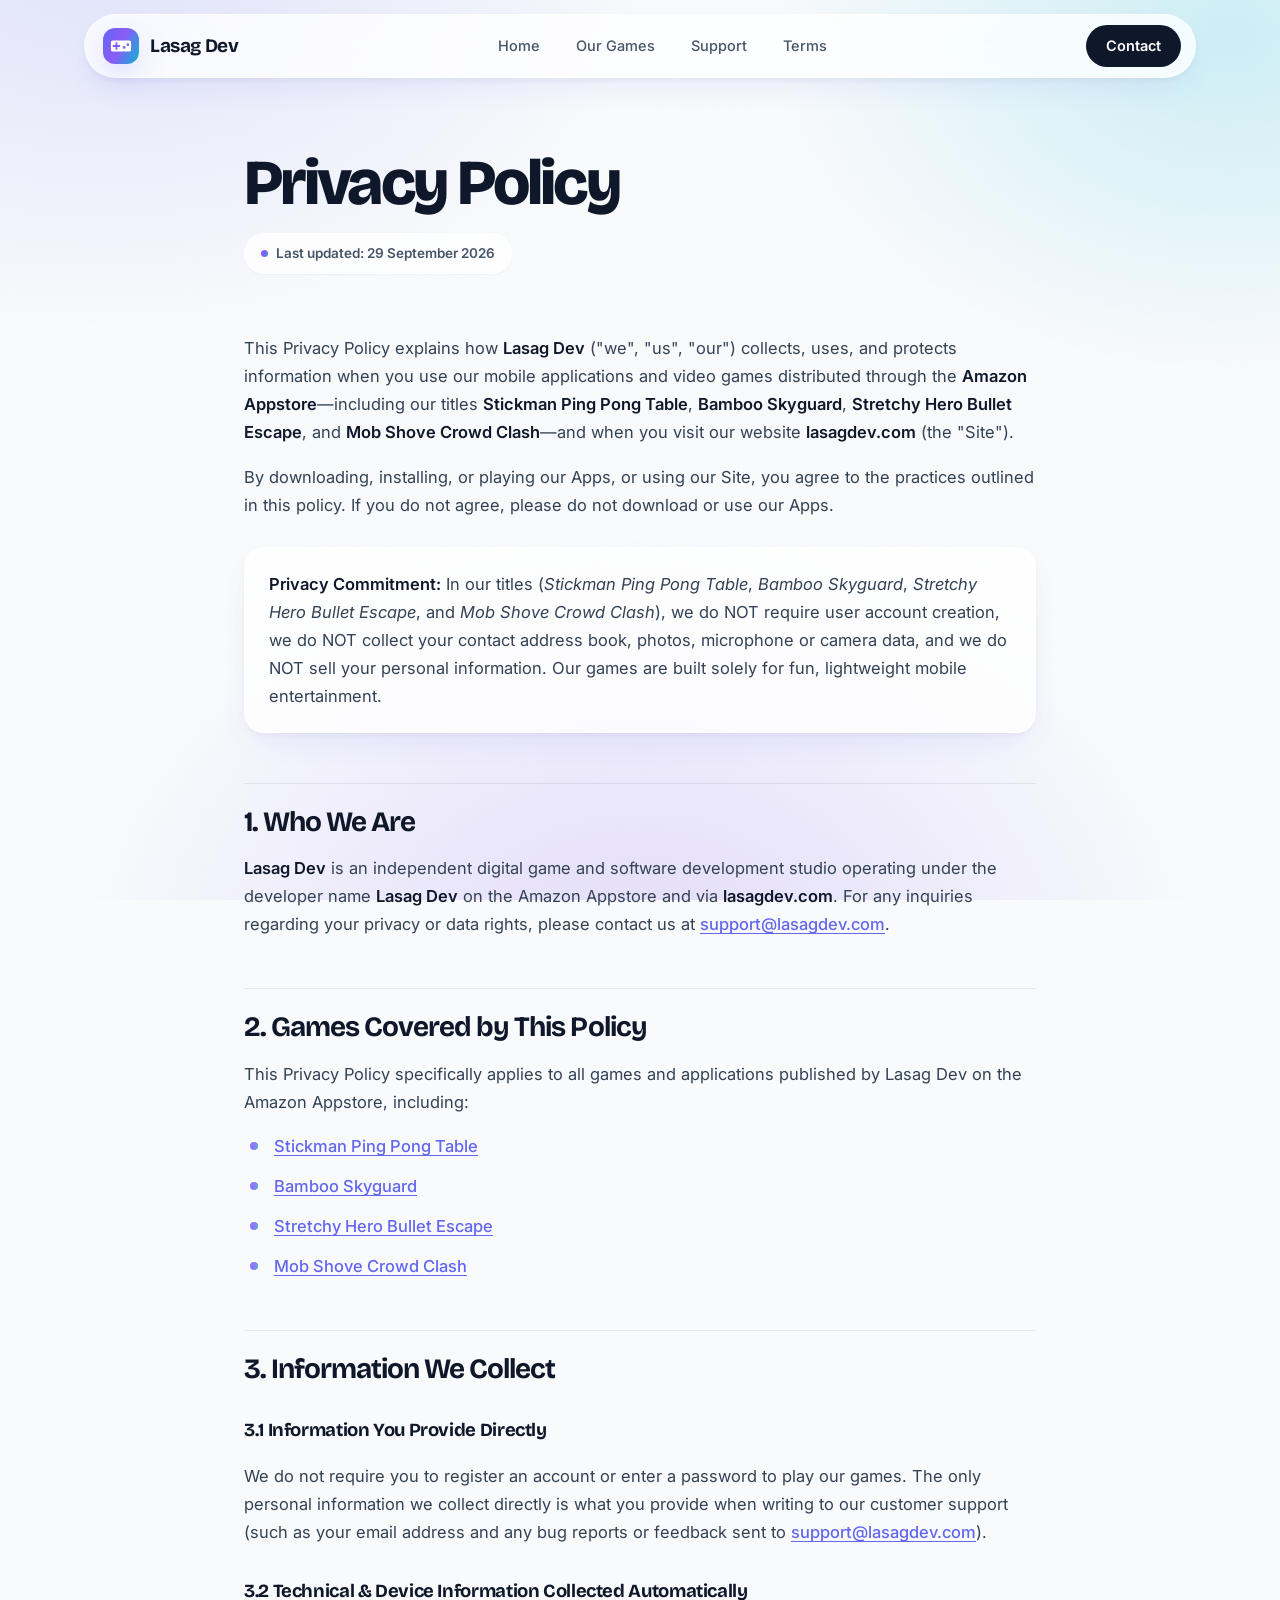
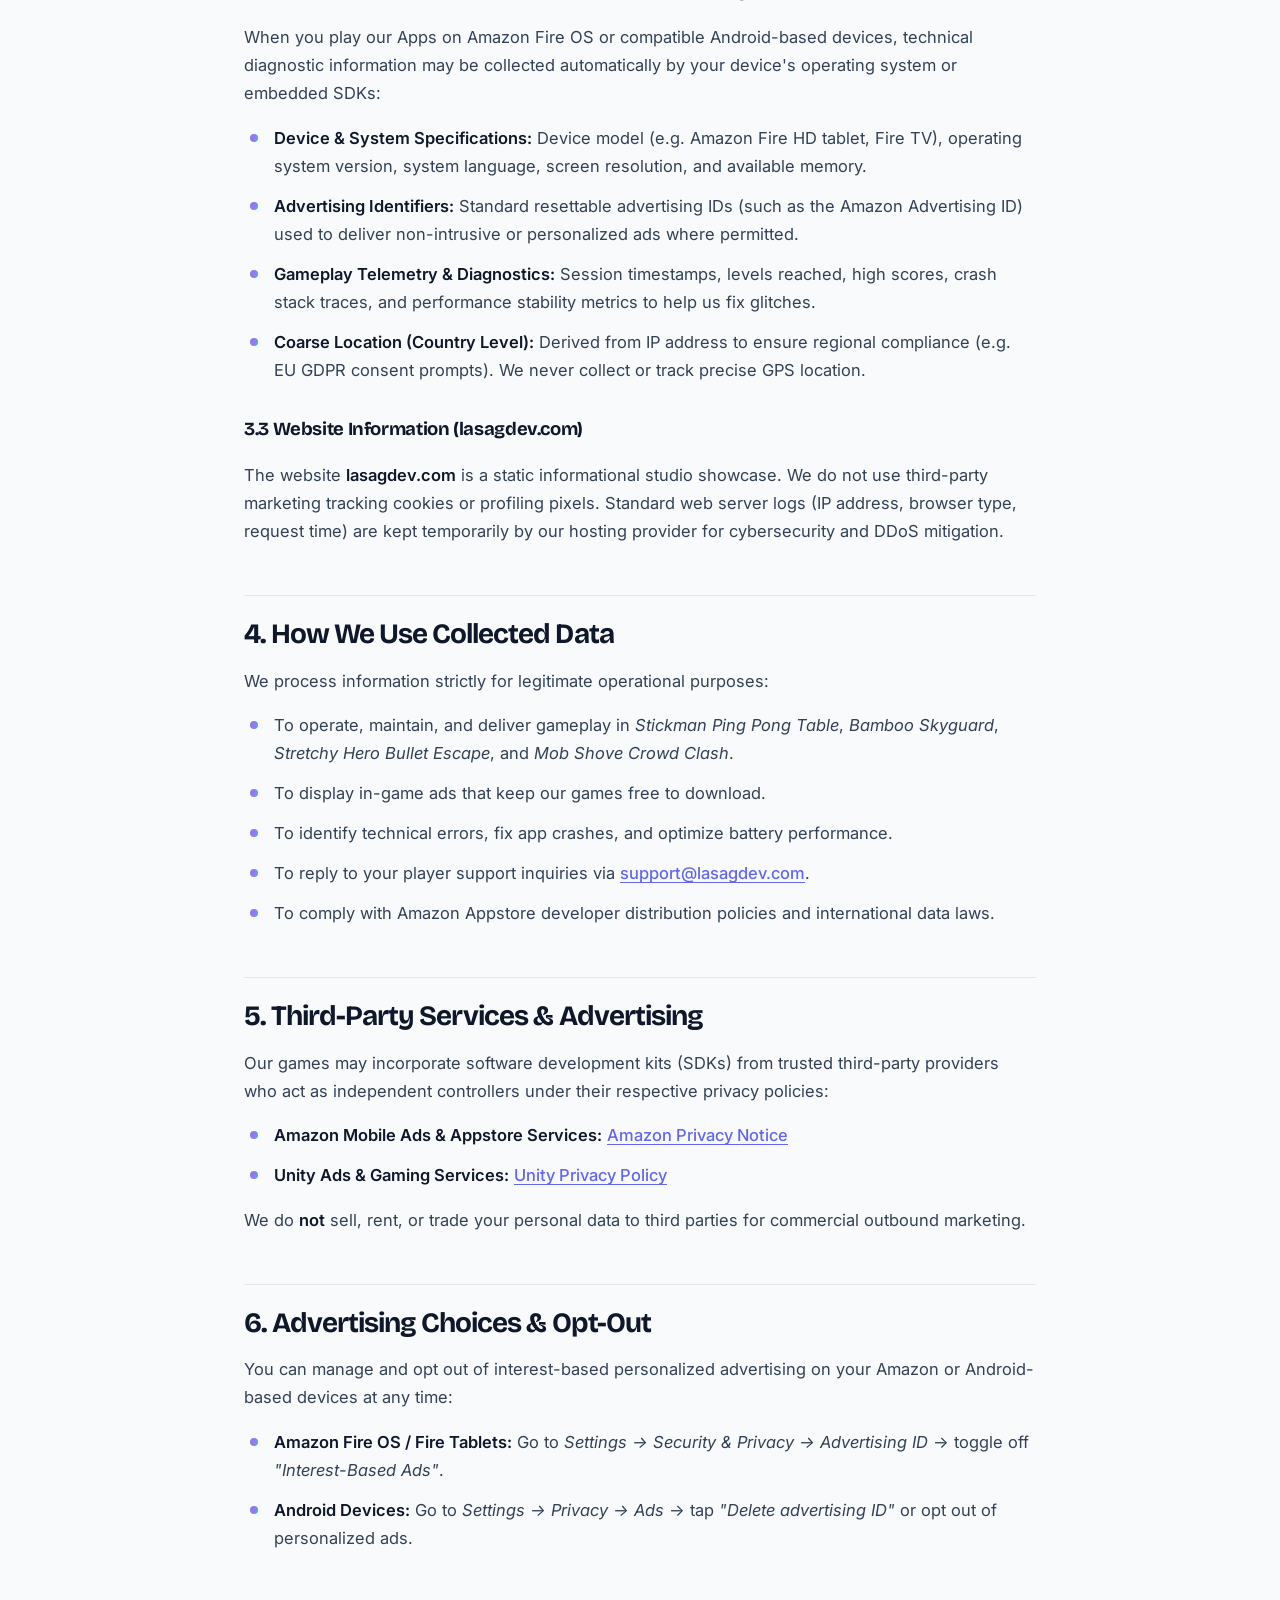
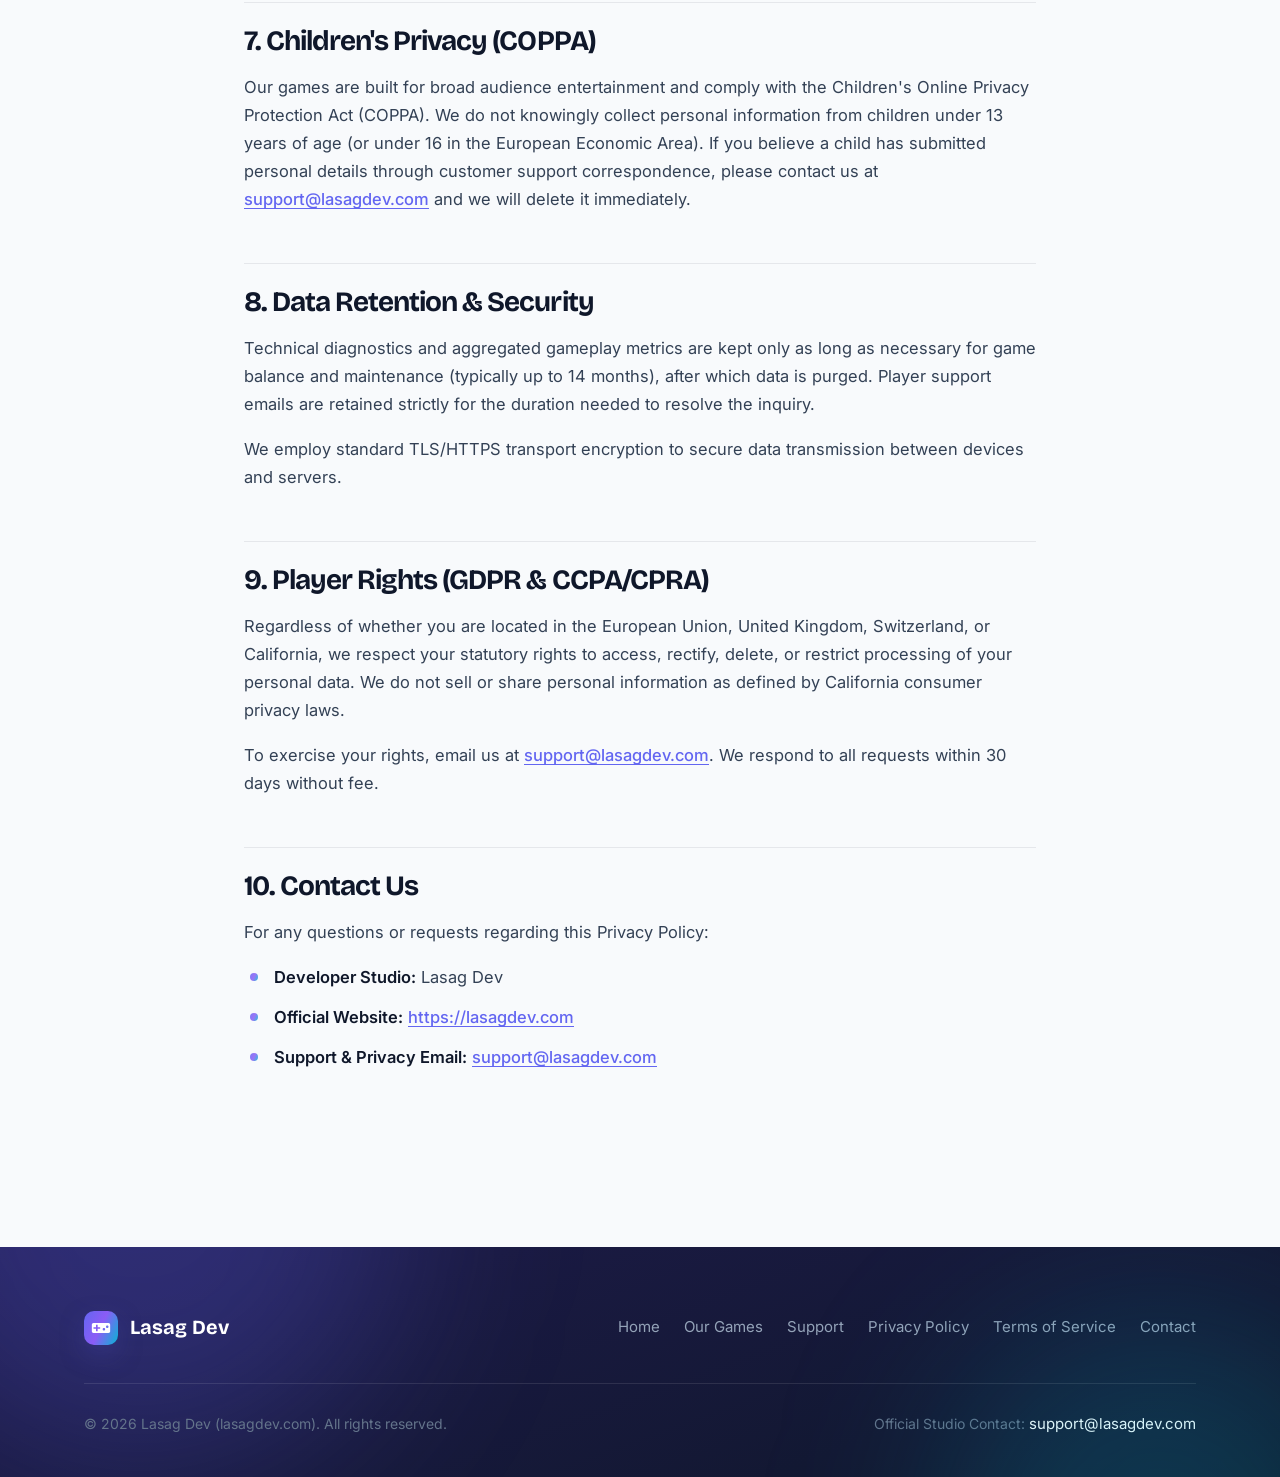
<file: privacy-policy.html>
<!DOCTYPE html>
<html lang="en">
<head>
  <meta charset="utf-8">
  <meta name="viewport" content="width=device-width, initial-scale=1">
  <title>Privacy Policy — Lasag Dev</title>
  <meta name="description" content="Privacy Policy for Lasag Dev applications on the Amazon Appstore, including Stickman Ping Pong Table, Bamboo Skyguard, Stretchy Hero Bullet Escape, and Mob Shove Crowd Clash.">
  <meta name="theme-color" content="#F8FAFC">
  <link rel="canonical" href="https://lasagdev.com/privacy-policy.html">

  <link rel="icon" type="image/svg+xml" href="favicon.svg">
  <link rel="preconnect" href="https://fonts.googleapis.com">
  <link rel="preconnect" href="https://fonts.gstatic.com" crossorigin>
  <link href="https://fonts.googleapis.com/css2?family=Bricolage+Grotesque:opsz,wght@12..96,400..800&family=Inter:wght@400;500;600;700&display=swap" rel="stylesheet">
  <link rel="stylesheet" href="style.css">
</head>
<body>

<!-- Header -->
<header>
  <div class="wrap">
    <div class="nav">
      <a class="brand" href="index.html">
        <span class="brand-icon">
          <svg viewBox="0 0 24 24">
            <path d="M21 6H3c-1.1 0-2 .9-2 2v8c0 1.1.9 2 2 2h18c1.1 0 2-.9 2-2V8c0-1.1-.9-2-2-2zm-10 7H8v3H6v-3H3v-2h3V8h2v3h3v2zm4.5 2c-.83 0-1.5-.67-1.5-1.5s.67-1.5 1.5-1.5 1.5.67 1.5 1.5-.67 1.5-1.5 1.5zm4-3c-.83 0-1.5-.67-1.5-1.5S18.67 9 19.5 9s1.5.67 1.5 1.5-.67 1.5-1.5 1.5z"/>
          </svg>
        </span>
        <span>Lasag Dev</span>
      </a>

      <ul>
        <li><a href="index.html">Home</a></li>
        <li><a href="index.html#games">Our Games</a></li>
        <li><a href="index.html#support">Support</a></li>
        <li><a href="terms.html">Terms</a></li>
      </ul>

      <div class="nav-actions">
        <a class="cta" href="mailto:support@lasagdev.com">Contact</a>
        <button class="menu-btn" id="menuBtn" aria-label="Toggle navigation menu" aria-expanded="false">
          <svg width="24" height="24" viewBox="0 0 24 24" fill="none" stroke="currentColor" stroke-width="2" stroke-linecap="round" stroke-linejoin="round">
            <line x1="3" y1="12" x2="21" y2="12"></line>
            <line x1="3" y1="6" x2="21" y2="6"></line>
            <line x1="3" y1="18" x2="21" y2="18"></line>
          </svg>
        </button>
      </div>
    </div>
  </div>
</header>

<!-- Mobile Navigation Drawer -->
<nav class="mobile-menu" id="mobileMenu">
  <a href="index.html">Home</a>
  <a href="index.html#games">Our Games</a>
  <a href="index.html#support">Player Support</a>
  <a href="terms.html">Terms of Service</a>
  <a href="mailto:support@lasagdev.com">Contact Us (support@lasagdev.com)</a>
</nav>

<!-- Legal Content -->
<main class="legal wrap">
  <h1>Privacy Policy</h1>
  <p class="updated">Last updated: 29 September 2026</p>

  <p>This Privacy Policy explains how <strong>Lasag Dev</strong> ("we", "us", "our") collects, uses, and protects information when you use our mobile applications and video games distributed through the <strong>Amazon Appstore</strong>—including our titles <strong>Stickman Ping Pong Table</strong>, <strong>Bamboo Skyguard</strong>, <strong>Stretchy Hero Bullet Escape</strong>, and <strong>Mob Shove Crowd Clash</strong>—and when you visit our website <strong>lasagdev.com</strong> (the "Site").</p>

  <p>By downloading, installing, or playing our Apps, or using our Site, you agree to the practices outlined in this policy. If you do not agree, please do not download or use our Apps.</p>

  <div class="note">
    <p><strong>Privacy Commitment:</strong> In our titles (<em>Stickman Ping Pong Table</em>, <em>Bamboo Skyguard</em>, <em>Stretchy Hero Bullet Escape</em>, and <em>Mob Shove Crowd Clash</em>), we do NOT require user account creation, we do NOT collect your contact address book, photos, microphone or camera data, and we do NOT sell your personal information. Our games are built solely for fun, lightweight mobile entertainment.</p>
  </div>

  <h2>1. Who We Are</h2>
  <p><strong>Lasag Dev</strong> is an independent digital game and software development studio operating under the developer name <strong>Lasag Dev</strong> on the Amazon Appstore and via <strong>lasagdev.com</strong>. For any inquiries regarding your privacy or data rights, please contact us at <a href="mailto:support@lasagdev.com">support@lasagdev.com</a>.</p>

  <h2>2. Games Covered by This Policy</h2>
  <p>This Privacy Policy specifically applies to all games and applications published by Lasag Dev on the Amazon Appstore, including:</p>
  <ul>
    <li><a href="https://www.amazon.com/dp/B0HL55T3L6" target="_blank" rel="noopener noreferrer">Stickman Ping Pong Table</a></li>
    <li><a href="https://www.amazon.com/dp/B0HL72WLN7" target="_blank" rel="noopener noreferrer">Bamboo Skyguard</a></li>
    <li><a href="https://www.amazon.com/Lasag-Dev-Stretchy-Bullet-Escape/dp/B0HJR7V6V8" target="_blank" rel="noopener noreferrer">Stretchy Hero Bullet Escape</a></li>
    <li><a href="https://www.amazon.com/dp/B0HM3SQNBL" target="_blank" rel="noopener noreferrer">Mob Shove Crowd Clash</a></li>
  </ul>

  <h2>3. Information We Collect</h2>

  <h3>3.1 Information You Provide Directly</h3>
  <p>We do not require you to register an account or enter a password to play our games. The only personal information we collect directly is what you provide when writing to our customer support (such as your email address and any bug reports or feedback sent to <a href="mailto:support@lasagdev.com">support@lasagdev.com</a>).</p>

  <h3>3.2 Technical & Device Information Collected Automatically</h3>
  <p>When you play our Apps on Amazon Fire OS or compatible Android-based devices, technical diagnostic information may be collected automatically by your device's operating system or embedded SDKs:</p>
  <ul>
    <li><strong>Device & System Specifications:</strong> Device model (e.g. Amazon Fire HD tablet, Fire TV), operating system version, system language, screen resolution, and available memory.</li>
    <li><strong>Advertising Identifiers:</strong> Standard resettable advertising IDs (such as the Amazon Advertising ID) used to deliver non-intrusive or personalized ads where permitted.</li>
    <li><strong>Gameplay Telemetry & Diagnostics:</strong> Session timestamps, levels reached, high scores, crash stack traces, and performance stability metrics to help us fix glitches.</li>
    <li><strong>Coarse Location (Country Level):</strong> Derived from IP address to ensure regional compliance (e.g. EU GDPR consent prompts). We never collect or track precise GPS location.</li>
  </ul>

  <h3>3.3 Website Information (lasagdev.com)</h3>
  <p>The website <strong>lasagdev.com</strong> is a static informational studio showcase. We do not use third-party marketing tracking cookies or profiling pixels. Standard web server logs (IP address, browser type, request time) are kept temporarily by our hosting provider for cybersecurity and DDoS mitigation.</p>

  <h2>4. How We Use Collected Data</h2>
  <p>We process information strictly for legitimate operational purposes:</p>
  <ul>
    <li>To operate, maintain, and deliver gameplay in <em>Stickman Ping Pong Table</em>, <em>Bamboo Skyguard</em>, <em>Stretchy Hero Bullet Escape</em>, and <em>Mob Shove Crowd Clash</em>.</li>
    <li>To display in-game ads that keep our games free to download.</li>
    <li>To identify technical errors, fix app crashes, and optimize battery performance.</li>
    <li>To reply to your player support inquiries via <a href="mailto:support@lasagdev.com">support@lasagdev.com</a>.</li>
    <li>To comply with Amazon Appstore developer distribution policies and international data laws.</li>
  </ul>

  <h2>5. Third-Party Services & Advertising</h2>
  <p>Our games may incorporate software development kits (SDKs) from trusted third-party providers who act as independent controllers under their respective privacy policies:</p>
  <ul>
    <li><strong>Amazon Mobile Ads & Appstore Services:</strong> <a href="https://www.amazon.com/privacy" target="_blank" rel="noopener noreferrer">Amazon Privacy Notice</a></li>
    <li><strong>Unity Ads & Gaming Services:</strong> <a href="https://unity.com/legal/privacy-policy" target="_blank" rel="noopener noreferrer">Unity Privacy Policy</a></li>
  </ul>
  <p>We do <strong>not</strong> sell, rent, or trade your personal data to third parties for commercial outbound marketing.</p>

  <h2>6. Advertising Choices & Opt-Out</h2>
  <p>You can manage and opt out of interest-based personalized advertising on your Amazon or Android-based devices at any time:</p>
  <ul>
    <li><strong>Amazon Fire OS / Fire Tablets:</strong> Go to <em>Settings &rarr; Security & Privacy &rarr; Advertising ID</em> &rarr; toggle off <em>"Interest-Based Ads"</em>.</li>
    <li><strong>Android Devices:</strong> Go to <em>Settings &rarr; Privacy &rarr; Ads</em> &rarr; tap <em>"Delete advertising ID"</em> or opt out of personalized ads.</li>
  </ul>

  <h2>7. Children's Privacy (COPPA)</h2>
  <p>Our games are built for broad audience entertainment and comply with the Children's Online Privacy Protection Act (COPPA). We do not knowingly collect personal information from children under 13 years of age (or under 16 in the European Economic Area). If you believe a child has submitted personal details through customer support correspondence, please contact us at <a href="mailto:support@lasagdev.com">support@lasagdev.com</a> and we will delete it immediately.</p>

  <h2>8. Data Retention & Security</h2>
  <p>Technical diagnostics and aggregated gameplay metrics are kept only as long as necessary for game balance and maintenance (typically up to 14 months), after which data is purged. Player support emails are retained strictly for the duration needed to resolve the inquiry.</p>
  <p>We employ standard TLS/HTTPS transport encryption to secure data transmission between devices and servers.</p>

  <h2>9. Player Rights (GDPR & CCPA/CPRA)</h2>
  <p>Regardless of whether you are located in the European Union, United Kingdom, Switzerland, or California, we respect your statutory rights to access, rectify, delete, or restrict processing of your personal data. We do not sell or share personal information as defined by California consumer privacy laws.</p>
  <p>To exercise your rights, email us at <a href="mailto:support@lasagdev.com">support@lasagdev.com</a>. We respond to all requests within 30 days without fee.</p>

  <h2>10. Contact Us</h2>
  <p>For any questions or requests regarding this Privacy Policy:</p>
  <ul>
    <li><strong>Developer Studio:</strong> Lasag Dev</li>
    <li><strong>Official Website:</strong> <a href="https://lasagdev.com">https://lasagdev.com</a></li>
    <li><strong>Support & Privacy Email:</strong> <a href="mailto:support@lasagdev.com">support@lasagdev.com</a></li>
  </ul>
</main>

<!-- Footer -->
<footer>
  <div class="wrap foot">
    <div class="fbrand">
      <span class="fbrand-icon">
        <svg viewBox="0 0 24 24">
          <path d="M21 6H3c-1.1 0-2 .9-2 2v8c0 1.1.9 2 2 2h18c1.1 0 2-.9 2-2V8c0-1.1-.9-2-2-2zm-10 7H8v3H6v-3H3v-2h3V8h2v3h3v2zm4.5 2c-.83 0-1.5-.67-1.5-1.5s.67-1.5 1.5-1.5 1.5.67 1.5 1.5-.67 1.5-1.5 1.5zm4-3c-.83 0-1.5-.67-1.5-1.5S18.67 9 19.5 9s1.5.67 1.5 1.5-.67 1.5-1.5 1.5z"/>
        </svg>
      </span>
      <span>Lasag Dev</span>
    </div>

    <nav>
      <a href="index.html">Home</a>
      <a href="index.html#games">Our Games</a>
      <a href="index.html#support">Support</a>
      <a href="privacy-policy.html">Privacy Policy</a>
      <a href="terms.html">Terms of Service</a>
      <a href="mailto:support@lasagdev.com">Contact</a>
    </nav>

    <div class="copy">
      <div>&copy; <span id="y">2026</span> Lasag Dev (lasagdev.com). All rights reserved.</div>
      <div>Official Studio Contact: <a href="mailto:support@lasagdev.com" style="color:#FFF;">support@lasagdev.com</a></div>
    </div>
  </div>
</footer>

<script src="script.js"></script>
</body>
</html>
</file>
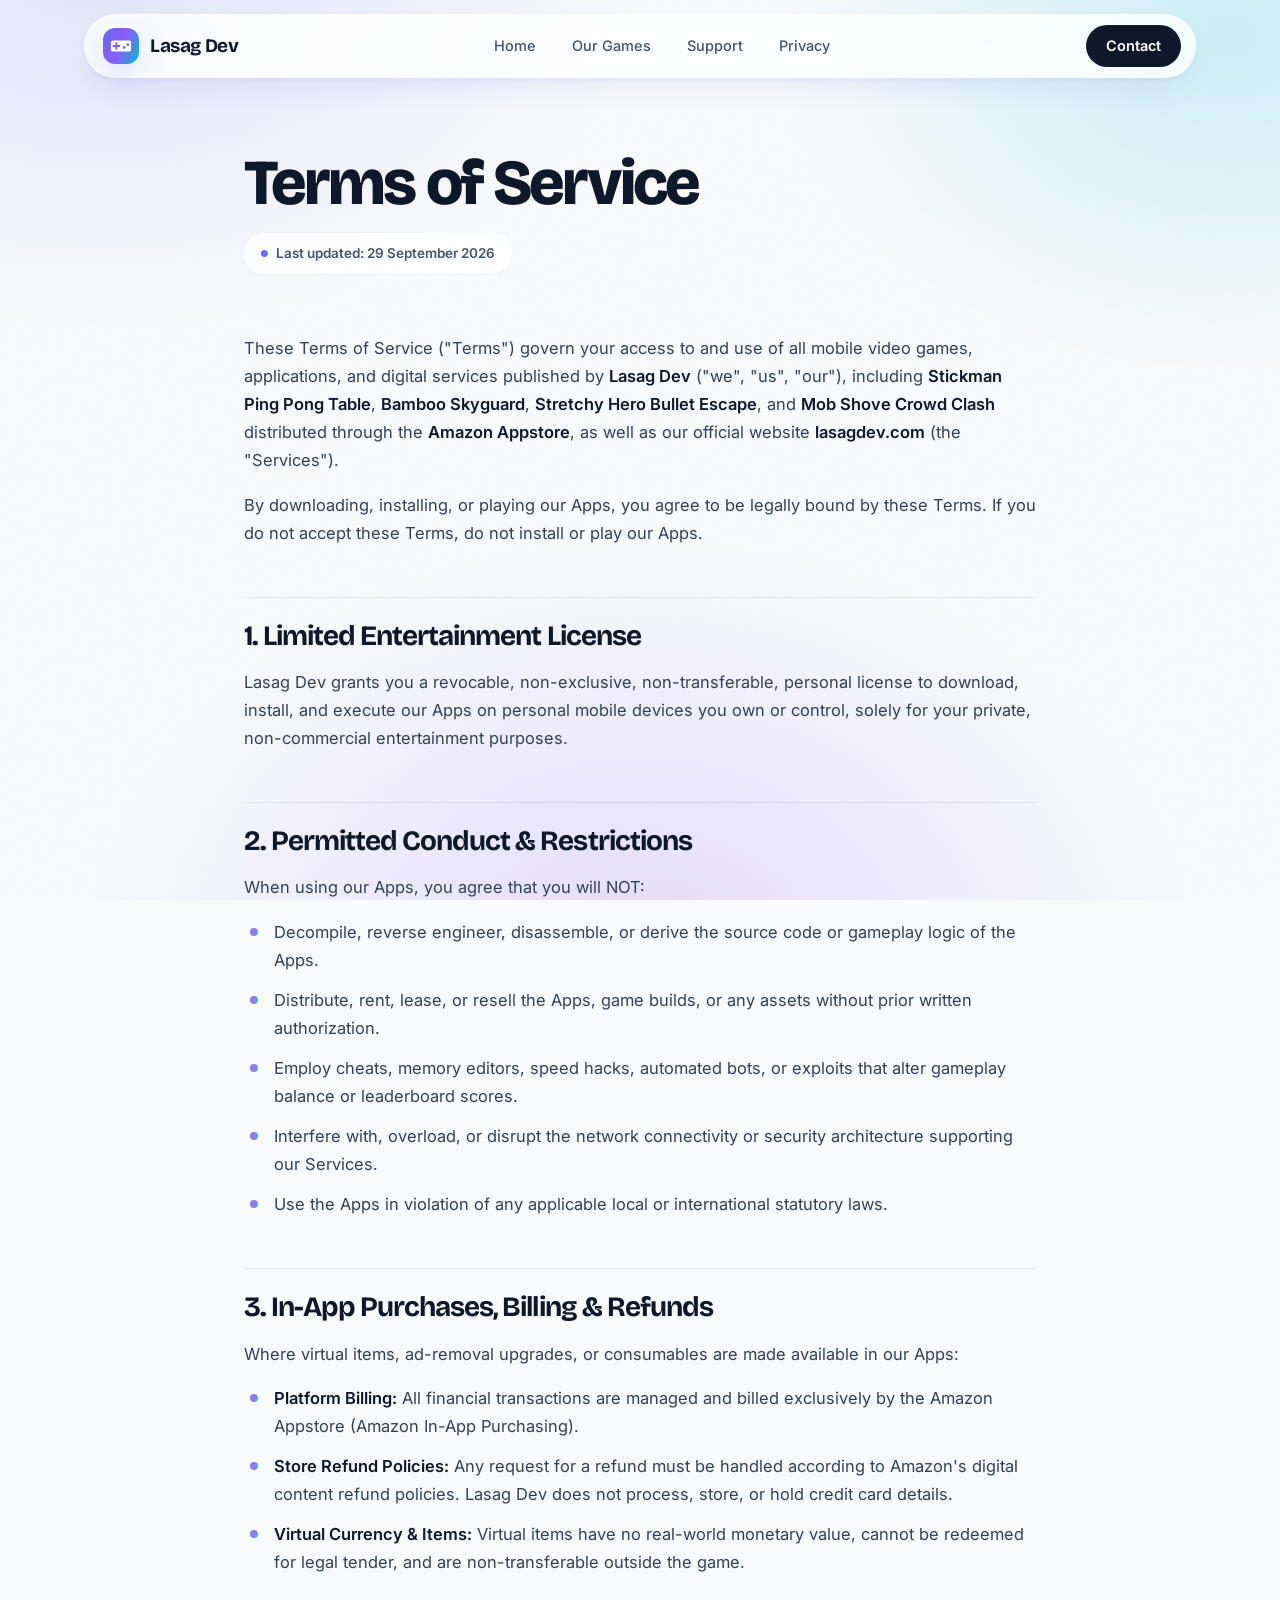
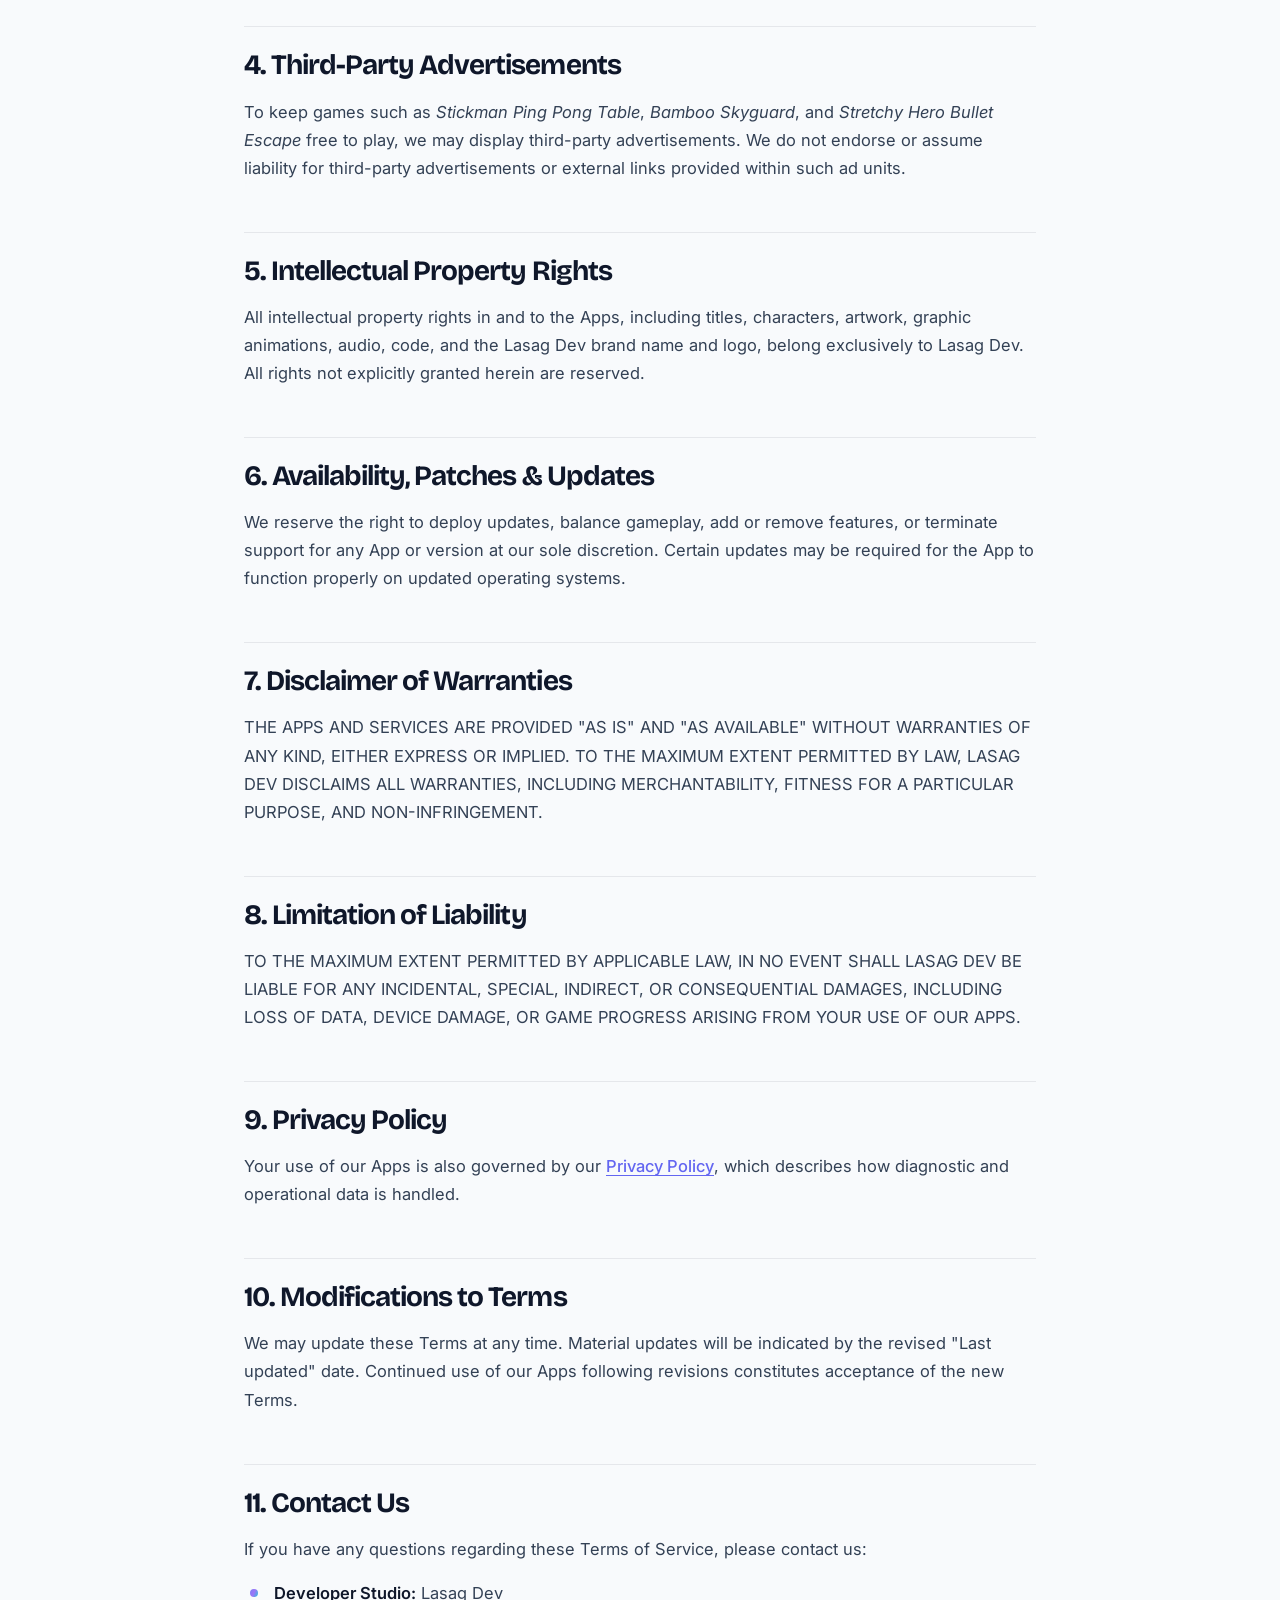
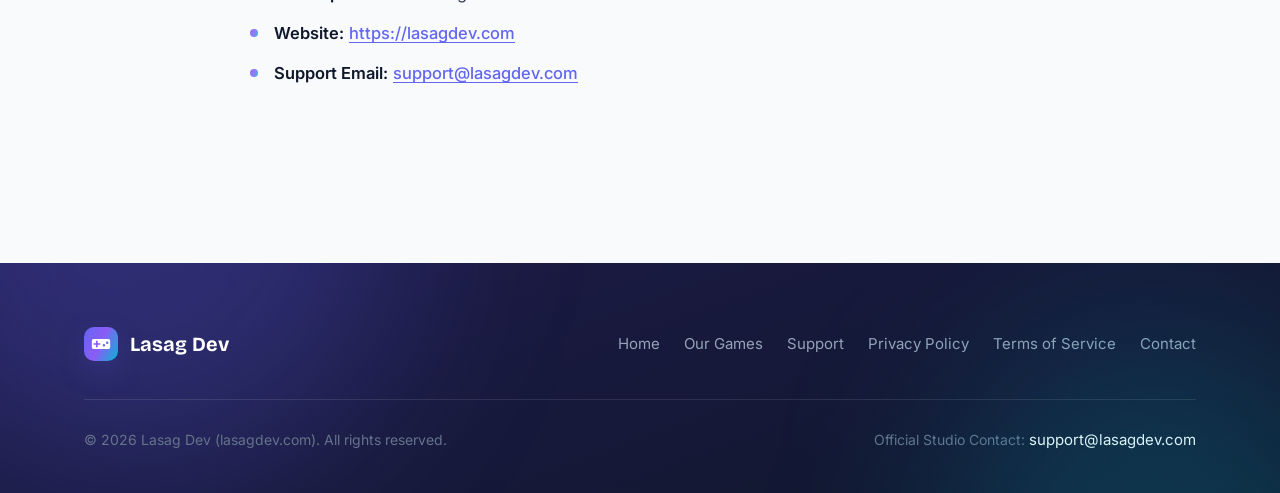
<file: terms.html>
<!DOCTYPE html>
<html lang="en">
<head>
  <meta charset="utf-8">
  <meta name="viewport" content="width=device-width, initial-scale=1">
  <title>Terms of Service — Lasag Dev</title>
  <meta name="description" content="Terms of Service governing the use of games, apps, and services provided by Lasag Dev on the Amazon Appstore.">
  <meta name="theme-color" content="#F8FAFC">
  <link rel="canonical" href="https://lasagdev.com/terms.html">

  <link rel="icon" type="image/svg+xml" href="favicon.svg">
  <link rel="preconnect" href="https://fonts.googleapis.com">
  <link rel="preconnect" href="https://fonts.gstatic.com" crossorigin>
  <link href="https://fonts.googleapis.com/css2?family=Bricolage+Grotesque:opsz,wght@12..96,400..800&family=Inter:wght@400;500;600;700&display=swap" rel="stylesheet">
  <link rel="stylesheet" href="style.css">
</head>
<body>

<!-- Header -->
<header>
  <div class="wrap">
    <div class="nav">
      <a class="brand" href="index.html">
        <span class="brand-icon">
          <svg viewBox="0 0 24 24">
            <path d="M21 6H3c-1.1 0-2 .9-2 2v8c0 1.1.9 2 2 2h18c1.1 0 2-.9 2-2V8c0-1.1-.9-2-2-2zm-10 7H8v3H6v-3H3v-2h3V8h2v3h3v2zm4.5 2c-.83 0-1.5-.67-1.5-1.5s.67-1.5 1.5-1.5 1.5.67 1.5 1.5-.67 1.5-1.5 1.5zm4-3c-.83 0-1.5-.67-1.5-1.5S18.67 9 19.5 9s1.5.67 1.5 1.5-.67 1.5-1.5 1.5z"/>
          </svg>
        </span>
        <span>Lasag Dev</span>
      </a>

      <ul>
        <li><a href="index.html">Home</a></li>
        <li><a href="index.html#games">Our Games</a></li>
        <li><a href="index.html#support">Support</a></li>
        <li><a href="privacy-policy.html">Privacy</a></li>
      </ul>

      <div class="nav-actions">
        <a class="cta" href="mailto:support@lasagdev.com">Contact</a>
        <button class="menu-btn" id="menuBtn" aria-label="Toggle navigation menu" aria-expanded="false">
          <svg width="24" height="24" viewBox="0 0 24 24" fill="none" stroke="currentColor" stroke-width="2" stroke-linecap="round" stroke-linejoin="round">
            <line x1="3" y1="12" x2="21" y2="12"></line>
            <line x1="3" y1="6" x2="21" y2="6"></line>
            <line x1="3" y1="18" x2="21" y2="18"></line>
          </svg>
        </button>
      </div>
    </div>
  </div>
</header>

<!-- Mobile Navigation Drawer -->
<nav class="mobile-menu" id="mobileMenu">
  <a href="index.html">Home</a>
  <a href="index.html#games">Our Games</a>
  <a href="index.html#support">Player Support</a>
  <a href="privacy-policy.html">Privacy Policy</a>
  <a href="mailto:support@lasagdev.com">Contact Us (support@lasagdev.com)</a>
</nav>

<!-- Terms Content -->
<main class="legal wrap">
  <h1>Terms of Service</h1>
  <p class="updated">Last updated: 29 September 2026</p>

  <p>These Terms of Service ("Terms") govern your access to and use of all mobile video games, applications, and digital services published by <strong>Lasag Dev</strong> ("we", "us", "our"), including <strong>Stickman Ping Pong Table</strong>, <strong>Bamboo Skyguard</strong>, <strong>Stretchy Hero Bullet Escape</strong>, and <strong>Mob Shove Crowd Clash</strong> distributed through the <strong>Amazon Appstore</strong>, as well as our official website <strong>lasagdev.com</strong> (the "Services").</p>

  <p>By downloading, installing, or playing our Apps, you agree to be legally bound by these Terms. If you do not accept these Terms, do not install or play our Apps.</p>

  <h2>1. Limited Entertainment License</h2>
  <p>Lasag Dev grants you a revocable, non-exclusive, non-transferable, personal license to download, install, and execute our Apps on personal mobile devices you own or control, solely for your private, non-commercial entertainment purposes.</p>

  <h2>2. Permitted Conduct & Restrictions</h2>
  <p>When using our Apps, you agree that you will NOT:</p>
  <ul>
    <li>Decompile, reverse engineer, disassemble, or derive the source code or gameplay logic of the Apps.</li>
    <li>Distribute, rent, lease, or resell the Apps, game builds, or any assets without prior written authorization.</li>
    <li>Employ cheats, memory editors, speed hacks, automated bots, or exploits that alter gameplay balance or leaderboard scores.</li>
    <li>Interfere with, overload, or disrupt the network connectivity or security architecture supporting our Services.</li>
    <li>Use the Apps in violation of any applicable local or international statutory laws.</li>
  </ul>

  <h2>3. In-App Purchases, Billing & Refunds</h2>
  <p>Where virtual items, ad-removal upgrades, or consumables are made available in our Apps:</p>
  <ul>
    <li><strong>Platform Billing:</strong> All financial transactions are managed and billed exclusively by the Amazon Appstore (Amazon In-App Purchasing).</li>
    <li><strong>Store Refund Policies:</strong> Any request for a refund must be handled according to Amazon's digital content refund policies. Lasag Dev does not process, store, or hold credit card details.</li>
    <li><strong>Virtual Currency & Items:</strong> Virtual items have no real-world monetary value, cannot be redeemed for legal tender, and are non-transferable outside the game.</li>
  </ul>

  <h2>4. Third-Party Advertisements</h2>
  <p>To keep games such as <em>Stickman Ping Pong Table</em>, <em>Bamboo Skyguard</em>, and <em>Stretchy Hero Bullet Escape</em> free to play, we may display third-party advertisements. We do not endorse or assume liability for third-party advertisements or external links provided within such ad units.</p>

  <h2>5. Intellectual Property Rights</h2>
  <p>All intellectual property rights in and to the Apps, including titles, characters, artwork, graphic animations, audio, code, and the Lasag Dev brand name and logo, belong exclusively to Lasag Dev. All rights not explicitly granted herein are reserved.</p>

  <h2>6. Availability, Patches & Updates</h2>
  <p>We reserve the right to deploy updates, balance gameplay, add or remove features, or terminate support for any App or version at our sole discretion. Certain updates may be required for the App to function properly on updated operating systems.</p>

  <h2>7. Disclaimer of Warranties</h2>
  <p>THE APPS AND SERVICES ARE PROVIDED "AS IS" AND "AS AVAILABLE" WITHOUT WARRANTIES OF ANY KIND, EITHER EXPRESS OR IMPLIED. TO THE MAXIMUM EXTENT PERMITTED BY LAW, LASAG DEV DISCLAIMS ALL WARRANTIES, INCLUDING MERCHANTABILITY, FITNESS FOR A PARTICULAR PURPOSE, AND NON-INFRINGEMENT.</p>

  <h2>8. Limitation of Liability</h2>
  <p>TO THE MAXIMUM EXTENT PERMITTED BY APPLICABLE LAW, IN NO EVENT SHALL LASAG DEV BE LIABLE FOR ANY INCIDENTAL, SPECIAL, INDIRECT, OR CONSEQUENTIAL DAMAGES, INCLUDING LOSS OF DATA, DEVICE DAMAGE, OR GAME PROGRESS ARISING FROM YOUR USE OF OUR APPS.</p>

  <h2>9. Privacy Policy</h2>
  <p>Your use of our Apps is also governed by our <a href="privacy-policy.html">Privacy Policy</a>, which describes how diagnostic and operational data is handled.</p>

  <h2>10. Modifications to Terms</h2>
  <p>We may update these Terms at any time. Material updates will be indicated by the revised "Last updated" date. Continued use of our Apps following revisions constitutes acceptance of the new Terms.</p>

  <h2>11. Contact Us</h2>
  <p>If you have any questions regarding these Terms of Service, please contact us:</p>
  <ul>
    <li><strong>Developer Studio:</strong> Lasag Dev</li>
    <li><strong>Website:</strong> <a href="https://lasagdev.com">https://lasagdev.com</a></li>
    <li><strong>Support Email:</strong> <a href="mailto:support@lasagdev.com">support@lasagdev.com</a></li>
  </ul>
</main>

<!-- Footer -->
<footer>
  <div class="wrap foot">
    <div class="fbrand">
      <span class="fbrand-icon">
        <svg viewBox="0 0 24 24">
          <path d="M21 6H3c-1.1 0-2 .9-2 2v8c0 1.1.9 2 2 2h18c1.1 0 2-.9 2-2V8c0-1.1-.9-2-2-2zm-10 7H8v3H6v-3H3v-2h3V8h2v3h3v2zm4.5 2c-.83 0-1.5-.67-1.5-1.5s.67-1.5 1.5-1.5 1.5.67 1.5 1.5-.67 1.5-1.5 1.5zm4-3c-.83 0-1.5-.67-1.5-1.5S18.67 9 19.5 9s1.5.67 1.5 1.5-.67 1.5-1.5 1.5z"/>
        </svg>
      </span>
      <span>Lasag Dev</span>
    </div>

    <nav>
      <a href="index.html">Home</a>
      <a href="index.html#games">Our Games</a>
      <a href="index.html#support">Support</a>
      <a href="privacy-policy.html">Privacy Policy</a>
      <a href="terms.html">Terms of Service</a>
      <a href="mailto:support@lasagdev.com">Contact</a>
    </nav>

    <div class="copy">
      <div>&copy; <span id="y">2026</span> Lasag Dev (lasagdev.com). All rights reserved.</div>
      <div>Official Studio Contact: <a href="mailto:support@lasagdev.com" style="color:#FFF;">support@lasagdev.com</a></div>
    </div>
  </div>
</footer>

<script src="script.js"></script>
</body>
</html>
</file>
<file: style.css>
/* ===========================================================
   Lasag Dev (lasagdev.com) — Official Theme & Styles
   Palette: Electric Indigo & Cyber Violet to Vivid Cyan
   Amazon Appstore Focused Game Studio
   =========================================================== */

:root {
  color-scheme: light;

  --bone: #F8FAFC;
  --white: #FFFFFF;
  --ink: #0F172A;
  --ink-2: #475569;
  --ink-3: #94A3B8;

  --primary: #6366F1;
  --primary-hover: #4F46E5;
  --primary-wash: #EEF2FF;
  
  --violet: #8B5CF6;
  --violet-wash: #F5F3FF;
  
  --cyan: #06B6D4;
  --cyan-hover: #0891B2;
  --cyan-wash: #ECFEFF;

  --emerald: #10B981;
  --emerald-wash: #ECFDF5;

  --amazon: #FF9900;
  --amazon-hover: #FFAC33;
  --amazon-wash: #FFF8E7;

  --amber: #F59E0B;
  --amber-wash: #FFFBEB;

  --nardo: #64748B;
  --nardo-wash: #F1F5F9;

  --grad: linear-gradient(115deg, #6366F1 0%, #8B5CF6 48%, #06B6D4 100%);
  --grad-hover: linear-gradient(115deg, #4F46E5 0%, #7C3AED 48%, #0891B2 100%);
  --grad-soft: linear-gradient(115deg, #EEF2FF 0%, #F5F3FF 50%, #ECFEFF 100%);
  --grad-dark: linear-gradient(160deg, #1E1B4B 0%, #0F172A 100%);

  --glass: rgba(255, 255, 255, 0.78);
  --glass-line: rgba(255, 255, 255, 0.92);
  --hair: rgba(15, 23, 42, 0.08);

  --sh-1: 0 1px 2px rgba(15, 23, 42, 0.04);
  --sh-2: 0 2px 6px rgba(15, 23, 42, 0.04), 0 14px 34px -14px rgba(99, 102, 241, 0.16);
  --sh-3: 0 4px 12px rgba(15, 23, 42, 0.06), 0 28px 60px -20px rgba(99, 102, 241, 0.24);
  --glow: 0 10px 30px -8px rgba(99, 102, 241, 0.50);
  --glow-cyan: 0 10px 30px -8px rgba(6, 182, 212, 0.45);
  --glow-amazon: 0 10px 26px -6px rgba(255, 153, 0, 0.45);

  --r-sm: 14px;
  --r: 20px;
  --r-lg: 28px;
  --r-xl: 36px;
  --wrap: 1160px;
  --font: "Inter", -apple-system, BlinkMacSystemFont, "Segoe UI", Roboto, sans-serif;
  --display: "Bricolage Grotesque", "Inter", sans-serif;
}

*, *::before, *::after {
  box-sizing: border-box;
}

html {
  scroll-behavior: smooth;
  -webkit-text-size-adjust: 100%;
}

body {
  margin: 0;
  background: var(--bone);
  color: var(--ink);
  font: 400 17px/1.65 var(--font);
  -webkit-font-smoothing: antialiased;
  overflow-x: hidden;
  position: relative;
}

/* Background animated glow orbs mesh */
body::before {
  content: "";
  position: fixed;
  inset: 0;
  z-index: -2;
  pointer-events: none;
  background:
    radial-gradient(900px 620px at 8% -6%, rgba(99, 102, 241, 0.16), transparent 62%),
    radial-gradient(760px 560px at 96% 4%, rgba(6, 182, 212, 0.18), transparent 60%),
    radial-gradient(900px 700px at 50% 108%, rgba(139, 92, 246, 0.20), transparent 62%),
    var(--bone);
}

/* Grain overlay */
body::after {
  content: "";
  position: fixed;
  inset: 0;
  z-index: -1;
  pointer-events: none;
  opacity: 0.35;
  background-image: url("data:image/svg+xml,%3Csvg xmlns='http://www.w3.org/2000/svg' width='140' height='140'%3E%3Cfilter id='n'%3E%3CfeTurbulence type='fractalNoise' baseFrequency='.85' numOctaves='3'/%3E%3CfeColorMatrix type='saturate' values='0'/%3E%3C/filter%3E%3Crect width='140' height='140' filter='url(%23n)' opacity='.045'/%3E%3C/svg%3E");
}

a {
  color: var(--ink);
  text-decoration: none;
}

.wrap {
  max-width: var(--wrap);
  margin: 0 auto;
  padding: 0 24px;
}

.grad-text {
  background: var(--grad);
  -webkit-background-clip: text;
  background-clip: text;
  color: transparent;
}

/* ---------------- HEADER & NAV ---------------- */
header {
  position: sticky;
  top: 0;
  z-index: 100;
  padding: 14px 0;
}

.nav {
  display: flex;
  align-items: center;
  justify-content: space-between;
  gap: 16px;
  padding: 10px 14px 10px 18px;
  border-radius: 999px;
  background: var(--glass);
  backdrop-filter: blur(20px) saturate(160%);
  -webkit-backdrop-filter: blur(20px) saturate(160%);
  border: 1px solid var(--glass-line);
  box-shadow: var(--sh-2);
  transition: all 0.2s ease;
}

.brand {
  display: flex;
  align-items: center;
  gap: 11px;
  font-family: var(--display);
  font-weight: 700;
  font-size: 19px;
  letter-spacing: -0.02em;
  user-select: none;
}

.brand-icon {
  width: 36px;
  height: 36px;
  border-radius: 12px;
  background: var(--grad);
  display: grid;
  place-items: center;
  box-shadow: var(--glow);
  flex-shrink: 0;
}

.brand-icon svg {
  width: 22px;
  height: 22px;
  fill: #FFFFFF;
}

.nav ul {
  display: flex;
  gap: 4px;
  list-style: none;
  margin: 0;
  padding: 0;
  align-items: center;
}

.nav ul a {
  display: block;
  padding: 8px 16px;
  border-radius: 999px;
  font-size: 14.5px;
  font-weight: 500;
  color: var(--ink-2);
  transition: background 0.18s, color 0.18s;
}

.nav ul a:hover,
.nav ul a.active {
  background: rgba(99, 102, 241, 0.08);
  color: var(--primary);
}

.nav .nav-actions {
  display: flex;
  align-items: center;
  gap: 10px;
}

.nav .cta {
  padding: 9px 20px;
  border-radius: 999px;
  background: var(--ink);
  color: #fff;
  font-weight: 600;
  font-size: 14.5px;
  transition: transform 0.18s, box-shadow 0.18s, background 0.18s;
  white-space: nowrap;
}

.nav .cta:hover {
  transform: translateY(-1px);
  box-shadow: 0 8px 20px -8px rgba(15, 23, 42, 0.6);
  background: #000;
}

/* Mobile Hamburger Toggle */
.menu-btn {
  display: none;
  background: transparent;
  border: none;
  cursor: pointer;
  padding: 8px;
  border-radius: 50%;
  color: var(--ink);
  width: 40px;
  height: 40px;
  place-items: center;
}

.menu-btn:focus-visible {
  outline: 2px solid var(--primary);
}

.mobile-menu {
  display: none;
}

/* ---------------- HERO ---------------- */
.hero {
  position: relative;
  padding: 80px 0 34px;
  text-align: center;
}

.orb {
  position: absolute;
  border-radius: 50%;
  filter: blur(52px);
  opacity: 0.55;
  pointer-events: none;
  z-index: -1;
}

.orb-1 {
  width: 360px;
  height: 360px;
  background: var(--violet);
  left: -90px;
  top: 10px;
  animation: float 16s ease-in-out infinite;
}

.orb-2 {
  width: 320px;
  height: 320px;
  background: var(--cyan);
  right: -70px;
  top: 70px;
  animation: float 19s ease-in-out infinite reverse;
}

.orb-3 {
  width: 340px;
  height: 340px;
  background: #C7D2FE;
  left: 50%;
  bottom: -130px;
  animation: float 22s ease-in-out infinite;
}

@keyframes float {
  0%, 100% { transform: translate(0, 0); }
  50% { transform: translate(22px, -26px); }
}

.pill {
  display: inline-flex;
  align-items: center;
  gap: 9px;
  margin: 0 0 24px;
  padding: 8px 18px 8px 14px;
  border-radius: 999px;
  background: var(--glass);
  border: 1px solid var(--glass-line);
  backdrop-filter: blur(14px);
  -webkit-backdrop-filter: blur(14px);
  box-shadow: var(--sh-1);
  font-size: 13.5px;
  font-weight: 600;
  letter-spacing: 0.01em;
  color: var(--ink-2);
}

.pill .dot {
  width: 8px;
  height: 8px;
  border-radius: 50%;
  background: var(--grad);
  box-shadow: 0 0 0 4px rgba(99, 102, 241, 0.20);
  animation: pulseDot 2.2s infinite;
}

@keyframes pulseDot {
  0%, 100% { transform: scale(1); opacity: 1; }
  50% { transform: scale(1.25); opacity: 0.8; }
}

h1 {
  font-family: var(--display);
  font-weight: 800;
  font-size: clamp(46px, 8.5vw, 94px);
  line-height: 0.98;
  letter-spacing: -0.045em;
  margin: 0 auto 22px;
  max-width: 14ch;
}

.lede {
  color: var(--ink-2);
  font-size: clamp(17px, 2.1vw, 21px);
  max-width: 680px;
  margin: 0 auto 36px;
  line-height: 1.6;
}

.btns {
  display: flex;
  gap: 13px;
  justify-content: center;
  flex-wrap: wrap;
}

.btn {
  position: relative;
  display: inline-flex;
  align-items: center;
  justify-content: center;
  gap: 9px;
  padding: 15px 30px;
  border-radius: 999px;
  font-weight: 600;
  font-size: 16px;
  letter-spacing: -0.01em;
  border: 1px solid transparent;
  cursor: pointer;
  transition: transform 0.18s cubic-bezier(0.2, 0.7, 0.3, 1), box-shadow 0.18s, background 0.18s;
  text-decoration: none;
}

.btn:hover {
  transform: translateY(-3px);
}

.btn-primary {
  background: var(--grad);
  color: #fff;
  box-shadow: var(--glow);
}

.btn-primary:hover {
  background: var(--grad-hover);
  box-shadow: 0 16px 40px -10px rgba(99, 102, 241, 0.65);
}

.btn-glass {
  background: var(--glass);
  border-color: var(--glass-line);
  color: var(--ink);
  box-shadow: var(--sh-2);
  backdrop-filter: blur(14px);
  -webkit-backdrop-filter: blur(14px);
}

.btn-glass:hover {
  box-shadow: var(--sh-3);
  background: #FFFFFF;
}

.btn-amazon {
  background: var(--amazon);
  color: #111;
  font-weight: 700;
  box-shadow: var(--glow-amazon);
}

.btn-amazon:hover {
  background: var(--amazon-hover);
  box-shadow: 0 14px 32px -6px rgba(255, 153, 0, 0.65);
}

/* Stats Row */
.stats {
  display: grid;
  grid-template-columns: repeat(3, 1fr);
  gap: 8px;
  max-width: 680px;
  margin: 52px auto 0;
  padding: 24px 16px;
  border-radius: var(--r-lg);
  background: var(--glass);
  border: 1px solid var(--glass-line);
  box-shadow: var(--sh-2);
  backdrop-filter: blur(16px);
  -webkit-backdrop-filter: blur(16px);
}

.stat {
  padding: 0 12px;
}

.stat b {
  display: block;
  font-family: var(--display);
  font-weight: 800;
  font-size: clamp(24px, 4.4vw, 36px);
  letter-spacing: -0.03em;
  line-height: 1.1;
  background: var(--grad);
  -webkit-background-clip: text;
  background-clip: text;
  color: transparent;
}

.stat span {
  display: block;
  font-size: 13px;
  color: var(--ink-3);
  margin-top: 6px;
  letter-spacing: 0.04em;
  text-transform: uppercase;
  font-weight: 600;
}

.stat + .stat {
  border-left: 1px solid var(--hair);
}

/* ---------------- MARQUEE TICKER ---------------- */
.marquee {
  margin: 68px 0 0;
  padding: 16px 0;
  border-top: 1px solid var(--hair);
  border-bottom: 1px solid var(--hair);
  overflow: hidden;
  -webkit-mask-image: linear-gradient(90deg, transparent, #000 12%, #000 88%, transparent);
  mask-image: linear-gradient(90deg, transparent, #000 12%, #000 88%, transparent);
}

.marquee ul {
  display: flex;
  gap: 48px;
  list-style: none;
  margin: 0;
  padding: 0;
  width: max-content;
  animation: slide 34s linear infinite;
}

.marquee li {
  font-family: var(--display);
  font-weight: 700;
  font-size: 14.5px;
  letter-spacing: 0.12em;
  text-transform: uppercase;
  color: var(--ink-3);
  display: flex;
  align-items: center;
  gap: 48px;
  white-space: nowrap;
}

.marquee li::after {
  content: "";
  width: 7px;
  height: 7px;
  border-radius: 50%;
  background: var(--grad);
  flex: none;
}

@keyframes slide {
  to { transform: translateX(-50%); }
}

/* ---------------- SECTIONS COMMON ---------------- */
section {
  padding: 96px 0;
  position: relative;
}

.head {
  max-width: 700px;
  margin: 0 0 46px;
}

.head.center {
  margin-left: auto;
  margin-right: auto;
  text-align: center;
}

.tag {
  display: inline-block;
  margin: 0 0 16px;
  padding: 6px 14px;
  border-radius: 999px;
  background: var(--primary-wash);
  color: var(--primary);
  font-size: 12px;
  font-weight: 700;
  letter-spacing: 0.12em;
  text-transform: uppercase;
}

.tag.live {
  background: var(--emerald-wash);
  color: #065F46;
}

.tag.amazon {
  background: var(--amazon-wash);
  color: #B45309;
}

.tag.cyan {
  background: var(--cyan-wash);
  color: #0891B2;
}

.tag.y {
  background: var(--amber-wash);
  color: #92400E;
}

.tag.g {
  background: var(--nardo-wash);
  color: #475569;
}

h2 {
  font-family: var(--display);
  font-weight: 700;
  font-size: clamp(30px, 4.6vw, 48px);
  line-height: 1.06;
  letter-spacing: -0.035em;
  margin: 0 0 14px;
}

.head p {
  color: var(--ink-2);
  font-size: 18px;
  margin: 0;
}

/* ---------------- FULL GAMES SHOWCASE LIST ---------------- */
.games-showcase-list {
  display: flex;
  flex-direction: column;
  gap: 40px;
}

.game-showcase-card {
  position: relative;
  border-radius: var(--r-xl);
  background: var(--glass);
  border: 1px solid var(--glass-line);
  box-shadow: var(--sh-2);
  backdrop-filter: blur(18px);
  -webkit-backdrop-filter: blur(18px);
  padding: 42px;
  overflow: hidden;
  transition: transform 0.25s cubic-bezier(0.2, 0.7, 0.3, 1), box-shadow 0.25s;
}

.game-showcase-card:hover {
  transform: translateY(-4px);
  box-shadow: var(--sh-3);
}

.game-showcase-card::before {
  content: "";
  position: absolute;
  width: 440px;
  height: 440px;
  border-radius: 50%;
  filter: blur(85px);
  top: -180px;
  right: -130px;
  pointer-events: none;
  opacity: 0.45;
}

.card-pink::before { background: rgba(236, 72, 153, 0.25); }
.card-green::before { background: rgba(16, 185, 129, 0.25); }
.card-blue::before { background: rgba(6, 182, 212, 0.25); }
.card-amber::before { background: rgba(245, 158, 11, 0.25); }

.game-flex {
  position: relative;
  display: grid;
  grid-template-columns: auto 1fr;
  gap: 34px;
  align-items: start;
}

.game-icon-wrap {
  flex-shrink: 0;
}

.game-icon {
  width: 120px;
  height: 120px;
  border-radius: 26px;
  box-shadow: 0 12px 30px -8px rgba(0, 0, 0, 0.32);
  display: block;
  background: #FFF;
  border: 2px solid var(--glass-line);
  transition: transform 0.25s ease;
}

.game-icon:hover {
  transform: scale(1.04);
}

.game-body {
  display: flex;
  flex-direction: column;
}

.game-header-row {
  display: flex;
  align-items: center;
  justify-content: space-between;
  gap: 16px;
  margin-bottom: 10px;
  flex-wrap: wrap;
}

.badges-group {
  display: flex;
  align-items: center;
  gap: 8px;
  flex-wrap: wrap;
}

.badge-live {
  display: inline-flex;
  align-items: center;
  gap: 6px;
  padding: 4px 13px;
  border-radius: 999px;
  background: var(--emerald);
  color: #FFFFFF;
  font-size: 12px;
  font-weight: 700;
  letter-spacing: 0.08em;
  text-transform: uppercase;
}

.badge-live::before {
  content: "";
  width: 6px;
  height: 6px;
  border-radius: 50%;
  background: #FFFFFF;
  animation: pulseDot 2s infinite;
}

.badge-pill {
  padding: 4px 12px;
  border-radius: 999px;
  background: rgba(15, 23, 42, 0.05);
  color: var(--ink);
  font-size: 12px;
  font-weight: 600;
}

.game-title {
  font-family: var(--display);
  font-size: clamp(24px, 3.4vw, 36px);
  font-weight: 800;
  letter-spacing: -0.03em;
  margin: 0 0 12px;
  line-height: 1.15;
}

.game-desc {
  color: var(--ink-2);
  font-size: 16.5px;
  line-height: 1.65;
  margin: 0 0 20px;
  max-width: 800px;
}

.feature-bullets {
  display: grid;
  grid-template-columns: repeat(auto-fit, minmax(210px, 1fr));
  gap: 12px;
  margin-bottom: 24px;
}

.bullet-item {
  display: flex;
  align-items: center;
  gap: 9px;
  font-size: 14px;
  color: var(--ink);
  font-weight: 500;
}

.bullet-icon {
  width: 22px;
  height: 22px;
  border-radius: 50%;
  background: var(--primary-wash);
  color: var(--primary);
  display: grid;
  place-items: center;
  font-size: 12px;
  font-weight: 700;
  flex-shrink: 0;
}

.game-cta-row {
  display: flex;
  gap: 14px;
  align-items: center;
  flex-wrap: wrap;
  margin-bottom: 26px;
}

/* Screenshot gallery carousel */
.gallery-section-title {
  font-family: var(--display);
  font-size: 16px;
  font-weight: 700;
  margin: 0 0 12px;
  color: var(--ink-2);
  display: flex;
  align-items: center;
  gap: 8px;
}

.gallery-grid {
  display: grid;
  grid-template-columns: repeat(auto-fit, minmax(160px, 1fr));
  gap: 14px;
  max-width: 820px;
}

.gallery-thumb {
  position: relative;
  border-radius: var(--r-sm);
  overflow: hidden;
  box-shadow: var(--sh-1);
  background: #000;
  aspect-ratio: 16/9;
  cursor: pointer;
  border: 1px solid var(--glass-line);
  transition: transform 0.25s cubic-bezier(0.2, 0.7, 0.3, 1), box-shadow 0.25s;
}

.gallery-thumb:hover {
  transform: translateY(-4px) scale(1.02);
  box-shadow: var(--sh-3);
}

.gallery-thumb img {
  width: 100%;
  height: 100%;
  object-fit: cover;
  display: block;
}

.gallery-thumb::after {
  content: "🔍 Zoom";
  position: absolute;
  inset: 0;
  background: rgba(15, 23, 42, 0.6);
  color: #fff;
  display: grid;
  place-items: center;
  font-size: 12px;
  font-weight: 600;
  opacity: 0;
  transition: opacity 0.2s ease;
}

.gallery-thumb:hover::after {
  opacity: 1;
}

/* ---------------- ABOUT STUDIO CARDS ---------------- */
.grid {
  display: grid;
  grid-template-columns: repeat(auto-fit, minmax(280px, 1fr));
  gap: 24px;
}

.card {
  position: relative;
  padding: 32px;
  border-radius: var(--r-lg);
  background: var(--glass);
  border: 1px solid var(--glass-line);
  box-shadow: var(--sh-2);
  backdrop-filter: blur(16px) saturate(150%);
  -webkit-backdrop-filter: blur(16px) saturate(150%);
  transition: transform 0.28s cubic-bezier(0.2, 0.7, 0.3, 1), box-shadow 0.28s;
}

.card:hover {
  transform: translateY(-7px);
  box-shadow: var(--sh-3);
}

.chip {
  width: 56px;
  height: 56px;
  border-radius: 18px;
  display: grid;
  place-items: center;
  font-size: 26px;
  margin-bottom: 22px;
  background: var(--grad);
  box-shadow: var(--glow);
}

.card:nth-child(3n+2) .chip {
  background: linear-gradient(135deg, #06B6D4, #3B82F6);
  box-shadow: var(--glow-cyan);
}

.card:nth-child(3n+3) .chip {
  background: linear-gradient(135deg, #8B5CF6, #6366F1);
  box-shadow: 0 10px 30px -8px rgba(139, 92, 246, 0.55);
}

.card h3 {
  font-family: var(--display);
  font-weight: 700;
  font-size: 21px;
  letter-spacing: -0.02em;
  margin: 0 0 10px;
}

.card p {
  margin: 0;
  color: var(--ink-2);
  font-size: 16px;
  line-height: 1.6;
}

/* ---------------- SUPPORT / CONTACT BOX ---------------- */
.contact {
  position: relative;
  padding: 60px 44px;
  border-radius: var(--r-xl);
  text-align: center;
  overflow: hidden;
  background: var(--grad-soft);
  border: 1px solid var(--glass-line);
  box-shadow: var(--sh-2);
  max-width: 920px;
  margin: 0 auto;
}

.contact::before {
  content: "";
  position: absolute;
  width: 440px;
  height: 440px;
  border-radius: 50%;
  background: rgba(99, 102, 241, 0.20);
  filter: blur(75px);
  top: -190px;
  right: -110px;
  pointer-events: none;
}

.contact::after {
  content: "";
  position: absolute;
  width: 360px;
  height: 360px;
  border-radius: 50%;
  background: rgba(6, 182, 212, 0.20);
  filter: blur(75px);
  bottom: -160px;
  left: -80px;
  pointer-events: none;
}

.contact h2 {
  margin-bottom: 12px;
}

.contact p {
  color: var(--ink-2);
  margin: 0 0 28px;
  font-size: 18px;
  max-width: 600px;
  margin-left: auto;
  margin-right: auto;
}

.email-box {
  display: inline-flex;
  align-items: center;
  gap: 12px;
  padding: 8px 10px 8px 24px;
  border-radius: 999px;
  background: var(--white);
  border: 1px solid var(--glass-line);
  box-shadow: var(--sh-2);
  margin-bottom: 16px;
  max-width: 100%;
}

.mail {
  font-family: var(--display);
  font-weight: 700;
  font-size: clamp(20px, 3.8vw, 32px);
  letter-spacing: -0.03em;
  background: var(--grad);
  -webkit-background-clip: text;
  background-clip: text;
  color: transparent;
  transition: opacity 0.2s;
  word-break: break-all;
}

.mail:hover {
  opacity: 0.8;
}

.copy-btn {
  padding: 10px 18px;
  border-radius: 999px;
  background: var(--ink);
  color: #FFFFFF;
  border: none;
  font-weight: 600;
  font-size: 13.5px;
  cursor: pointer;
  display: flex;
  align-items: center;
  gap: 6px;
  transition: background 0.18s, transform 0.15s;
}

.copy-btn:hover {
  background: #000;
  transform: scale(1.02);
}

.contact small {
  display: block;
  margin-top: 14px;
  color: var(--ink-3);
  font-size: 14.5px;
}

.support-features {
  display: grid;
  grid-template-columns: repeat(auto-fit, minmax(220px, 1fr));
  gap: 16px;
  margin-top: 40px;
  text-align: left;
}

.support-pill-card {
  padding: 18px 20px;
  border-radius: var(--r);
  background: rgba(255, 255, 255, 0.75);
  border: 1px solid var(--glass-line);
}

.support-pill-card b {
  display: block;
  font-size: 15px;
  color: var(--ink);
  margin-bottom: 4px;
}

.support-pill-card span {
  font-size: 13.5px;
  color: var(--ink-2);
}

/* Toast alert */
.toast {
  position: fixed;
  bottom: 28px;
  right: 28px;
  padding: 12px 22px;
  background: var(--ink);
  color: #fff;
  border-radius: 999px;
  font-size: 14.5px;
  font-weight: 600;
  box-shadow: 0 10px 25px rgba(0,0,0,0.25);
  display: flex;
  align-items: center;
  gap: 8px;
  z-index: 9999;
  transform: translateY(100px);
  opacity: 0;
  pointer-events: none;
  transition: transform 0.3s cubic-bezier(0.2, 0.7, 0.3, 1), opacity 0.3s ease;
}

.toast.show {
  transform: translateY(0);
  opacity: 1;
}

/* Lightbox Modal for Screenshots */
.lightbox-modal {
  position: fixed;
  inset: 0;
  background: rgba(15, 23, 42, 0.88);
  backdrop-filter: blur(12px);
  -webkit-backdrop-filter: blur(12px);
  z-index: 99999;
  display: none;
  place-items: center;
  padding: 24px;
}

.lightbox-modal.active {
  display: grid;
}

.lightbox-img-wrap {
  position: relative;
  max-width: 1000px;
  max-height: 90vh;
}

.lightbox-img {
  width: 100%;
  max-height: 85vh;
  object-fit: contain;
  border-radius: var(--r);
  box-shadow: 0 25px 50px -12px rgba(0,0,0,0.6);
  border: 2px solid rgba(255,255,255,0.2);
}

.lightbox-close {
  position: absolute;
  top: -16px;
  right: -16px;
  background: #FFF;
  color: #000;
  width: 38px;
  height: 38px;
  border-radius: 50%;
  border: none;
  font-size: 20px;
  font-weight: bold;
  cursor: pointer;
  display: grid;
  place-items: center;
  box-shadow: var(--sh-3);
}

/* ---------------- LEGAL / LINK CARDS ---------------- */
.grid.two {
  grid-template-columns: repeat(auto-fit, minmax(280px, 1fr));
  max-width: 820px;
  margin: 0 auto;
}

.linkcard {
  display: block;
}

.linkcard h3 {
  margin-bottom: 7px;
}

.linkcard p {
  font-size: 15.5px;
}

/* ---------------- LEGAL PAGES (Privacy & Terms) ---------------- */
.legal {
  max-width: 840px;
  padding: 60px 24px 100px;
  margin: 0 auto;
}

.legal h1 {
  font-size: clamp(38px, 6.4vw, 64px);
  text-align: left;
  max-width: none;
  margin-bottom: 18px;
}

.legal .updated {
  display: inline-flex;
  align-items: center;
  gap: 8px;
  margin: 0 0 44px;
  padding: 8px 16px;
  border-radius: 999px;
  background: var(--glass);
  border: 1px solid var(--glass-line);
  box-shadow: var(--sh-1);
  font-size: 13.5px;
  font-weight: 600;
  color: var(--ink-2);
}

.legal .updated::before {
  content: "";
  width: 7px;
  height: 7px;
  border-radius: 50%;
  background: var(--grad);
}

.legal h2 {
  font-size: clamp(22px, 2.8vw, 28px);
  margin: 50px 0 16px;
  padding-top: 24px;
  border-top: 1px solid var(--hair);
}

.legal h3 {
  font-family: var(--display);
  font-weight: 700;
  font-size: 18.5px;
  letter-spacing: -0.02em;
  margin: 30px 0 10px;
}

.legal p,
.legal li {
  color: #334155;
  font-size: 16.5px;
  line-height: 1.7;
}

.legal ul {
  padding-left: 4px;
  list-style: none;
  margin: 16px 0;
}

.legal li {
  position: relative;
  padding-left: 26px;
  margin-bottom: 12px;
}

.legal li::before {
  content: "";
  position: absolute;
  left: 2px;
  top: 10px;
  width: 8px;
  height: 8px;
  border-radius: 50%;
  background: var(--grad);
  opacity: 0.85;
}

.legal strong {
  font-weight: 600;
  color: var(--ink);
}

.legal a {
  font-weight: 500;
  color: var(--primary);
  background: linear-gradient(currentColor, currentColor) 0 100% / 100% 1px no-repeat;
  transition: color 0.18s;
}

.legal a:hover {
  color: var(--cyan);
}

.note {
  padding: 22px 24px;
  margin: 28px 0;
  border-radius: var(--r);
  background: var(--glass);
  border: 1px solid var(--glass-line);
  box-shadow: var(--sh-2);
}

.note p {
  margin: 0;
}

/* ---------------- FOOTER ---------------- */
footer {
  position: relative;
  overflow: hidden;
  margin-top: 60px;
  padding: 64px 0 40px;
  background: var(--grad-dark);
  color: #EDEEF0;
}

footer::before {
  content: "";
  position: absolute;
  width: 520px;
  height: 520px;
  border-radius: 50%;
  background: rgba(99, 102, 241, 0.25);
  filter: blur(90px);
  top: -300px;
  left: -120px;
  pointer-events: none;
}

footer::after {
  content: "";
  position: absolute;
  width: 440px;
  height: 440px;
  border-radius: 50%;
  background: rgba(6, 182, 212, 0.20);
  filter: blur(90px);
  bottom: -280px;
  right: -100px;
  pointer-events: none;
}

.foot {
  position: relative;
  display: flex;
  justify-content: space-between;
  gap: 26px;
  flex-wrap: wrap;
  align-items: center;
}

.foot .fbrand {
  display: flex;
  align-items: center;
  gap: 12px;
  font-family: var(--display);
  font-weight: 700;
  font-size: 20px;
  color: #fff;
}

.foot .fbrand-icon {
  width: 34px;
  height: 34px;
  border-radius: 10px;
  background: var(--grad);
  display: grid;
  place-items: center;
  box-shadow: var(--glow);
}

.foot .fbrand-icon svg {
  width: 20px;
  height: 20px;
  fill: #fff;
}

.foot nav {
  display: flex;
  gap: 24px;
  flex-wrap: wrap;
}

.foot a {
  color: #94A3B8;
  font-size: 15px;
  transition: color 0.18s;
}

.foot a:hover {
  color: #fff;
}

.foot .copy {
  width: 100%;
  padding-top: 28px;
  margin-top: 12px;
  border-top: 1px solid rgba(255, 255, 255, 0.1);
  color: #64748B;
  font-size: 14px;
  display: flex;
  justify-content: space-between;
  flex-wrap: wrap;
  gap: 12px;
}

/* ---------------- REVEAL ANIMATIONS ---------------- */
.reveal {
  opacity: 0;
  transform: translateY(26px);
  transition: opacity 0.7s cubic-bezier(0.2, 0.7, 0.3, 1), transform 0.7s cubic-bezier(0.2, 0.7, 0.3, 1);
}

.reveal.in {
  opacity: 1;
  transform: none;
}

@media (prefers-reduced-motion: reduce) {
  *, *::before, *::after {
    animation: none !important;
    transition: none !important;
  }
  .reveal {
    opacity: 1;
    transform: none;
  }
  html {
    scroll-behavior: auto;
  }
}

/* ---------------- RESPONSIVENESS ---------------- */
@media (max-width: 900px) {
  .game-flex {
    grid-template-columns: 1fr;
    text-align: center;
  }

  .game-icon-wrap {
    margin: 0 auto;
  }

  .game-header-row, .badges-group, .game-cta-row, .feature-bullets {
    justify-content: center;
  }

  .gallery-grid {
    grid-template-columns: repeat(2, 1fr);
  }
}

@media (max-width: 860px) {
  .hero {
    padding: 56px 0 20px;
  }

  section {
    padding: 70px 0;
  }

  .nav ul {
    display: none;
  }

  .menu-btn {
    display: grid;
  }

  .mobile-menu {
    display: none;
    position: fixed;
    top: 76px;
    left: 20px;
    right: 20px;
    background: rgba(255, 255, 255, 0.95);
    backdrop-filter: blur(24px) saturate(180%);
    -webkit-backdrop-filter: blur(24px) saturate(180%);
    border: 1px solid var(--glass-line);
    border-radius: var(--r);
    padding: 20px;
    box-shadow: var(--sh-3);
    z-index: 99;
    flex-direction: column;
    gap: 8px;
  }

  .mobile-menu.open {
    display: flex;
    animation: fadeInMenu 0.25s ease forwards;
  }

  @keyframes fadeInMenu {
    from { opacity: 0; transform: translateY(-10px); }
    to { opacity: 1; transform: translateY(0); }
  }

  .mobile-menu a {
    padding: 12px 18px;
    border-radius: 12px;
    font-size: 16px;
    font-weight: 600;
    color: var(--ink);
  }

  .mobile-menu a:hover {
    background: rgba(99, 102, 241, 0.08);
  }

  .game-showcase-card {
    padding: 28px 18px;
  }

  .stats {
    grid-template-columns: 1fr;
    gap: 16px;
    padding: 20px;
  }

  .stat + .stat {
    border-left: 0;
    border-top: 1px solid var(--hair);
    padding-top: 16px;
  }

  .contact {
    padding: 44px 20px;
  }

  .email-box {
    flex-direction: column;
    padding: 16px;
    border-radius: var(--r);
    gap: 14px;
  }

  .legal {
    padding: 44px 20px 72px;
  }
}
</file>
